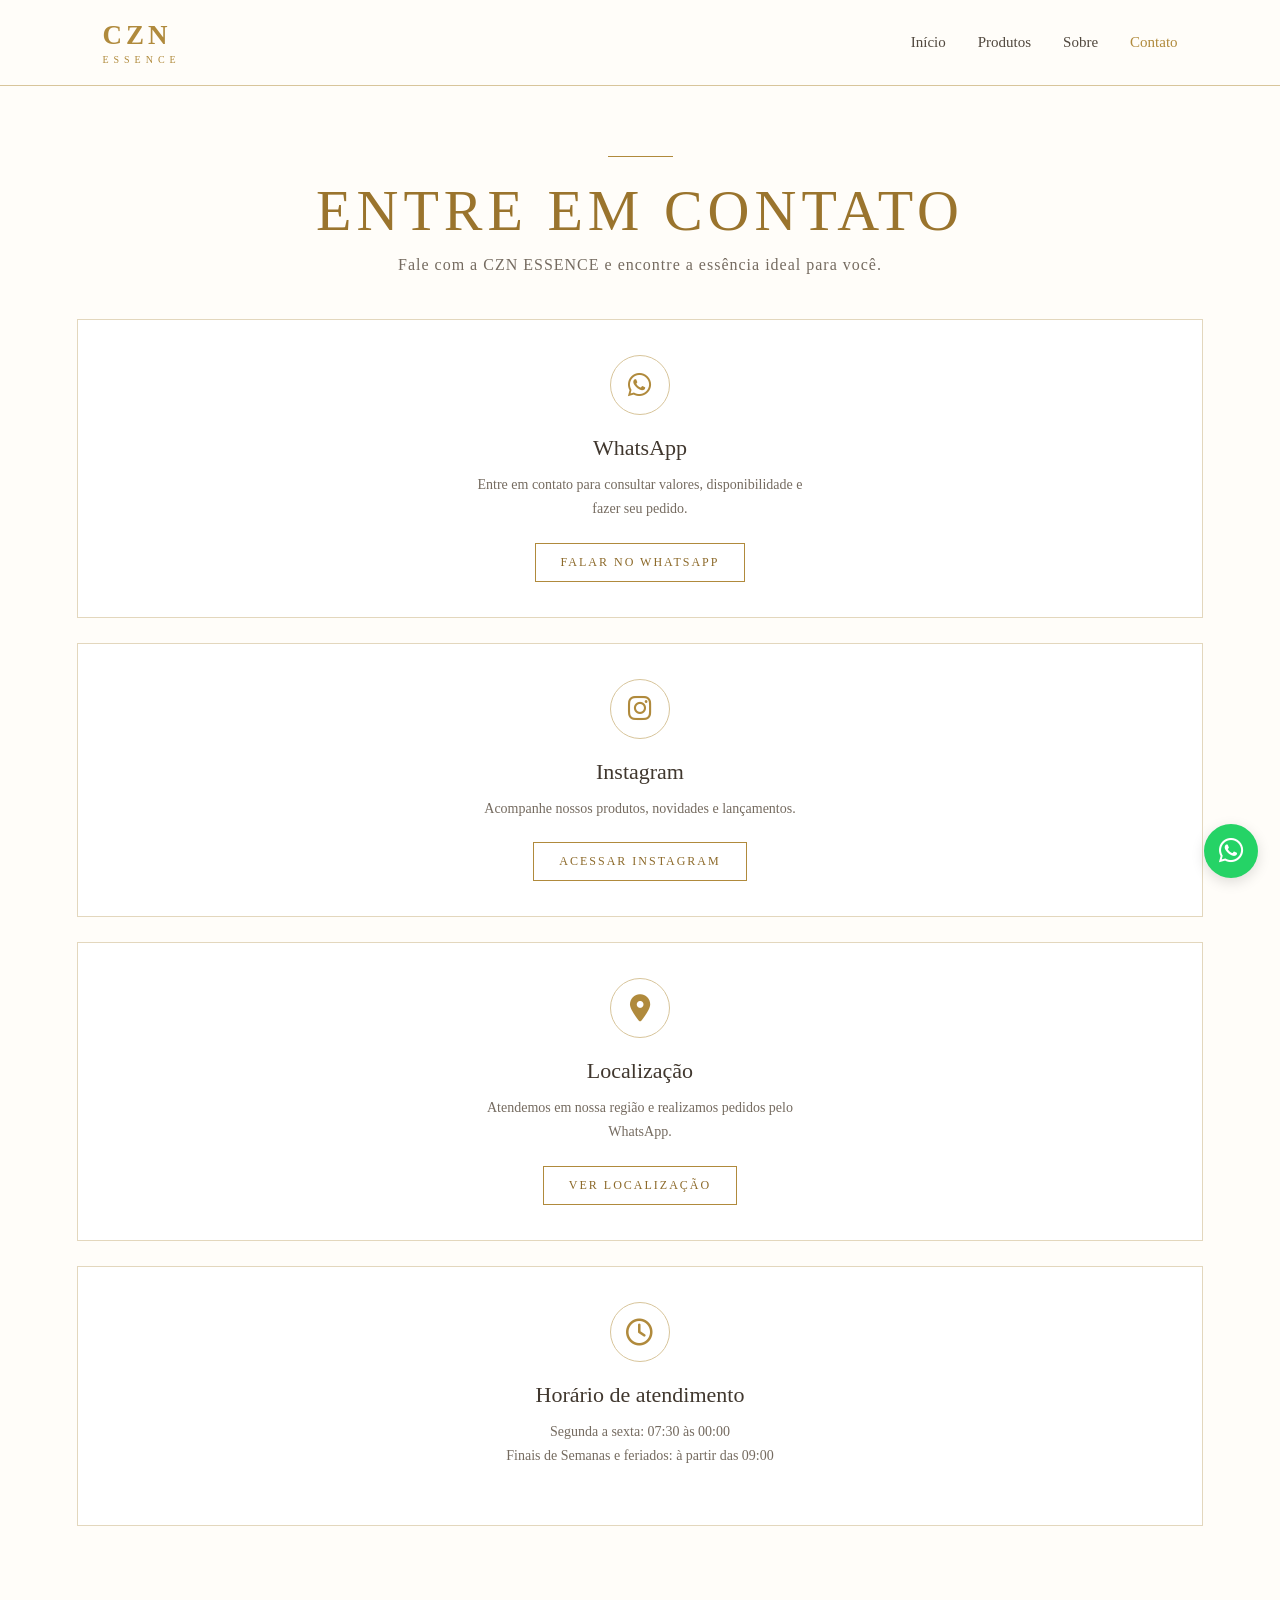
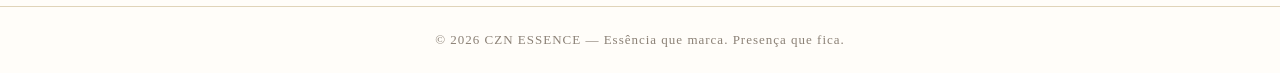
<file: contato.html>
<!DOCTYPE html>
<html lang="pt-BR">

<head>
    <meta charset="UTF-8">
    <meta name="viewport" content="width=device-width, initial-scale=1.0">

    <title>Contato | CZN ESSENCE</title>

    <link rel="stylesheet" href="CSS.css">

    <link rel="stylesheet"
        href="https://cdnjs.cloudflare.com/ajax/libs/font-awesome/6.5.2/css/all.min.css">
</head>

<body>

<header>

    <a href="index.html" class="marca">
        CZN
        <span>ESSENCE</span>
    </a>

    <nav>
        <a href="index.html">Início</a>
        <a href="produtos.html">Produtos</a>
        <a href="sobre.html">Sobre</a>
        <a href="contato.html" class="ativo">Contato</a>
    </nav>

</header>

<section class="titulo contato-titulo">

    <div class="linha"></div>

    <h1>ENTRE EM CONTATO</h1>

    <p>
        Fale com a CZN ESSENCE e encontre a essência ideal para você.
    </p>

</section>

<main class="contatos">

    <!-- WHATSAPP -->
    <div class="contato-card">

        <div class="icone-contato">
            <i class="fa-brands fa-whatsapp"></i>
        </div>

        <h2>WhatsApp</h2>

        <p>
            Entre em contato para consultar valores,
            disponibilidade e fazer seu pedido.
        </p>

        <a
            href="https://wa.me/5519999710375?text=Ol%C3%A1%21%20Gostaria%20de%20saber%20mais%20sobre%20os%20produtos%20da%20CZN%20Perfumes."
            target="_blank"
            class="botao">
            FALAR NO WHATSAPP
        </a>

    </div>


    <!-- INSTAGRAM -->
    <div class="contato-card">

        <div class="icone-contato">
            <i class="fa-brands fa-instagram"></i>
        </div>

        <h2>Instagram</h2>

        <p>
            Acompanhe nossos produtos, novidades
            e lançamentos.
        </p>

        <a
            href="https://www.instagram.com/czn.essence?stkn=MTU3bWJ6NnlkcW1iaw=="
            target="_blank"
            class="botao">
            ACESSAR INSTAGRAM
        </a>

    </div>


    <!-- LOCALIZAÇÃO -->
    <div class="contato-card">

        <div class="icone-contato">
            <i class="fa-solid fa-location-dot"></i>
        </div>

        <h2>Localização</h2>

        <p>
            Atendemos em nossa região e realizamos
            pedidos pelo WhatsApp.
        </p>

        <a
            href="https://maps.app.goo.gl/M2QB3ei1v1p5gJZK8"
            target="_blank"
            class="botao">
            VER LOCALIZAÇÃO
        </a>

    </div>


    <!-- HORÁRIO -->
    <div class="contato-card">

        <div class="icone-contato">
            <i class="fa-regular fa-clock"></i>
        </div>

        <h2>Horário de atendimento</h2>

        <p>
            Segunda a sexta: 07:30 às 00:00<br>
            Finais de Semanas e feriados: à partir das 09:00<br>
        </p>

    </div>

</main>


<footer>
    © 2026 CZN ESSENCE — Essência que marca. Presença que fica.
</footer>


<!-- BOTÃO FIXO DO WHATSAPP -->

<a
    href="https://wa.me/5519999710375?text=Ol%C3%A1%21%20Gostaria%20de%20saber%20mais%20sobre%20os%20produtos%20da%20CZN%20Perfumes."
    class="whatsapp"
    target="_blank"
    aria-label="Falar com a CZN ESSENCE pelo WhatsApp">

    <i class="fa-brands fa-whatsapp"></i>

</a>

</body>
</html>
</file>
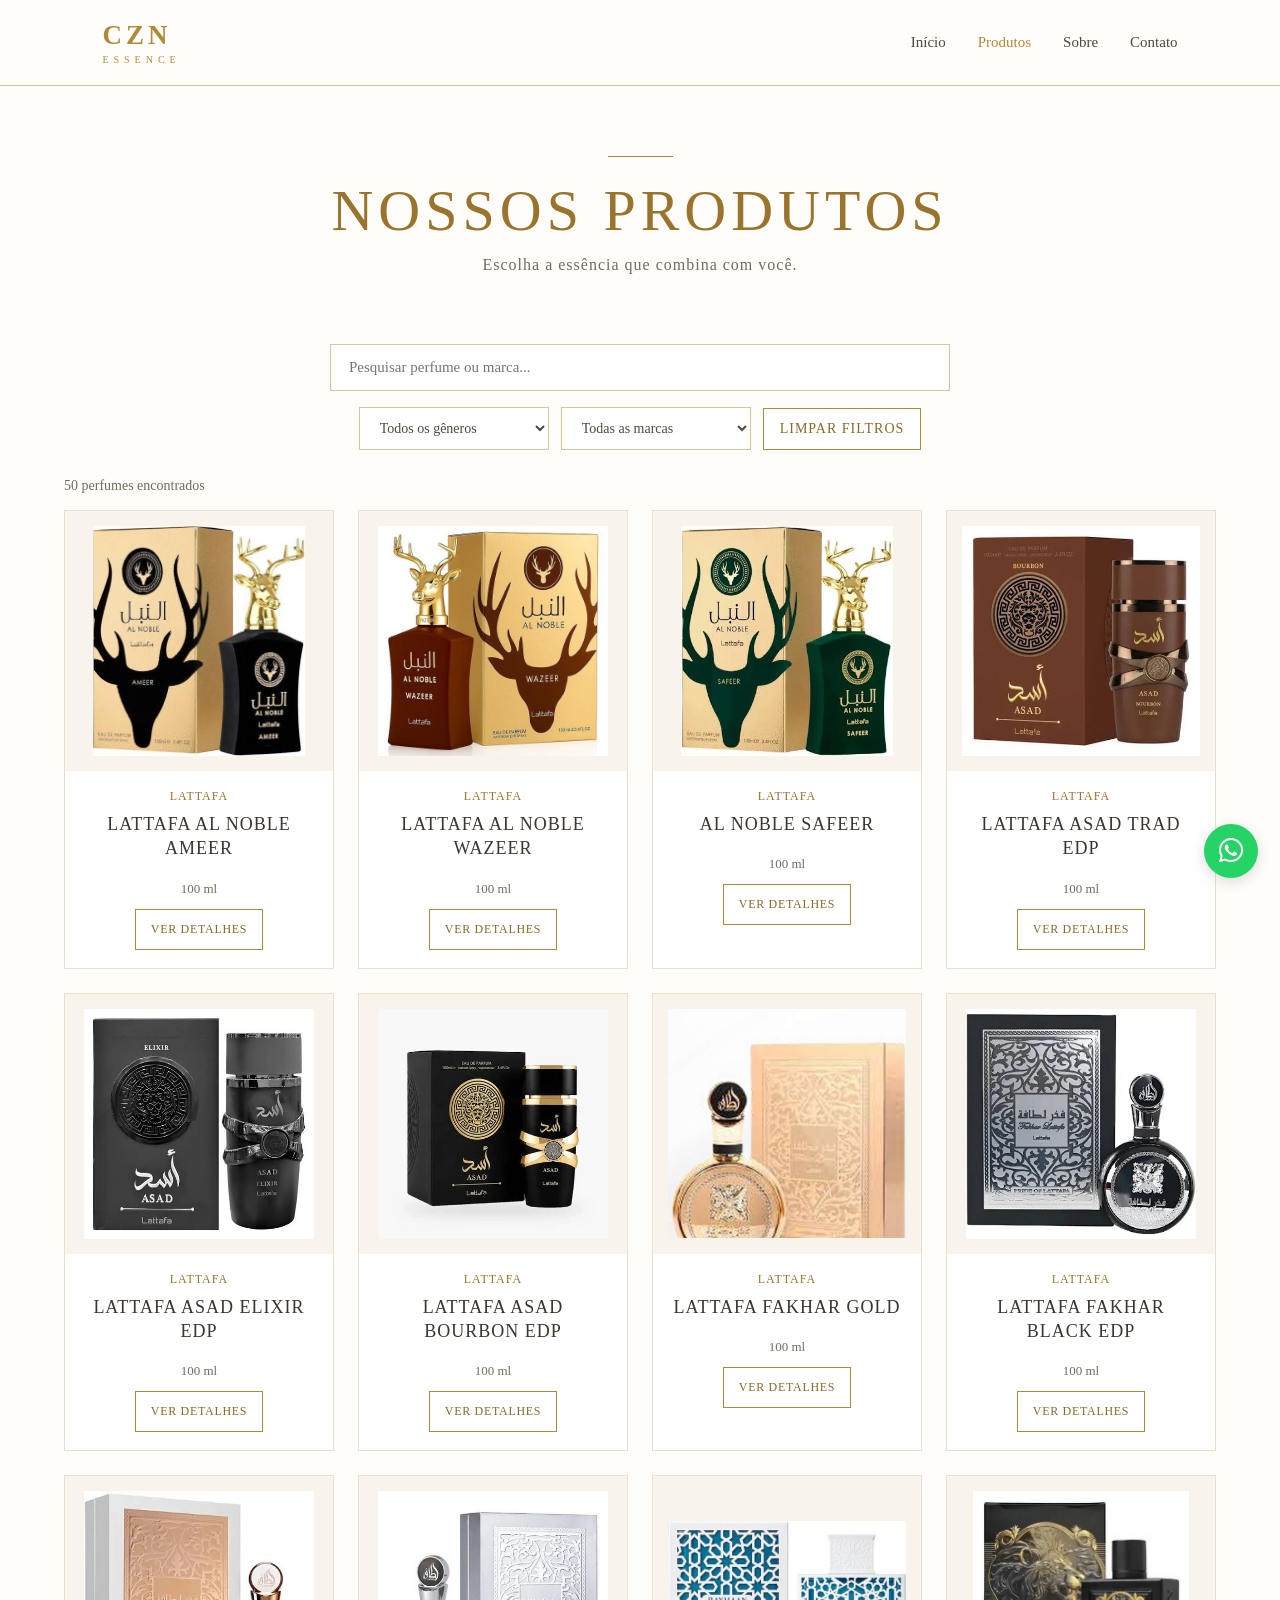
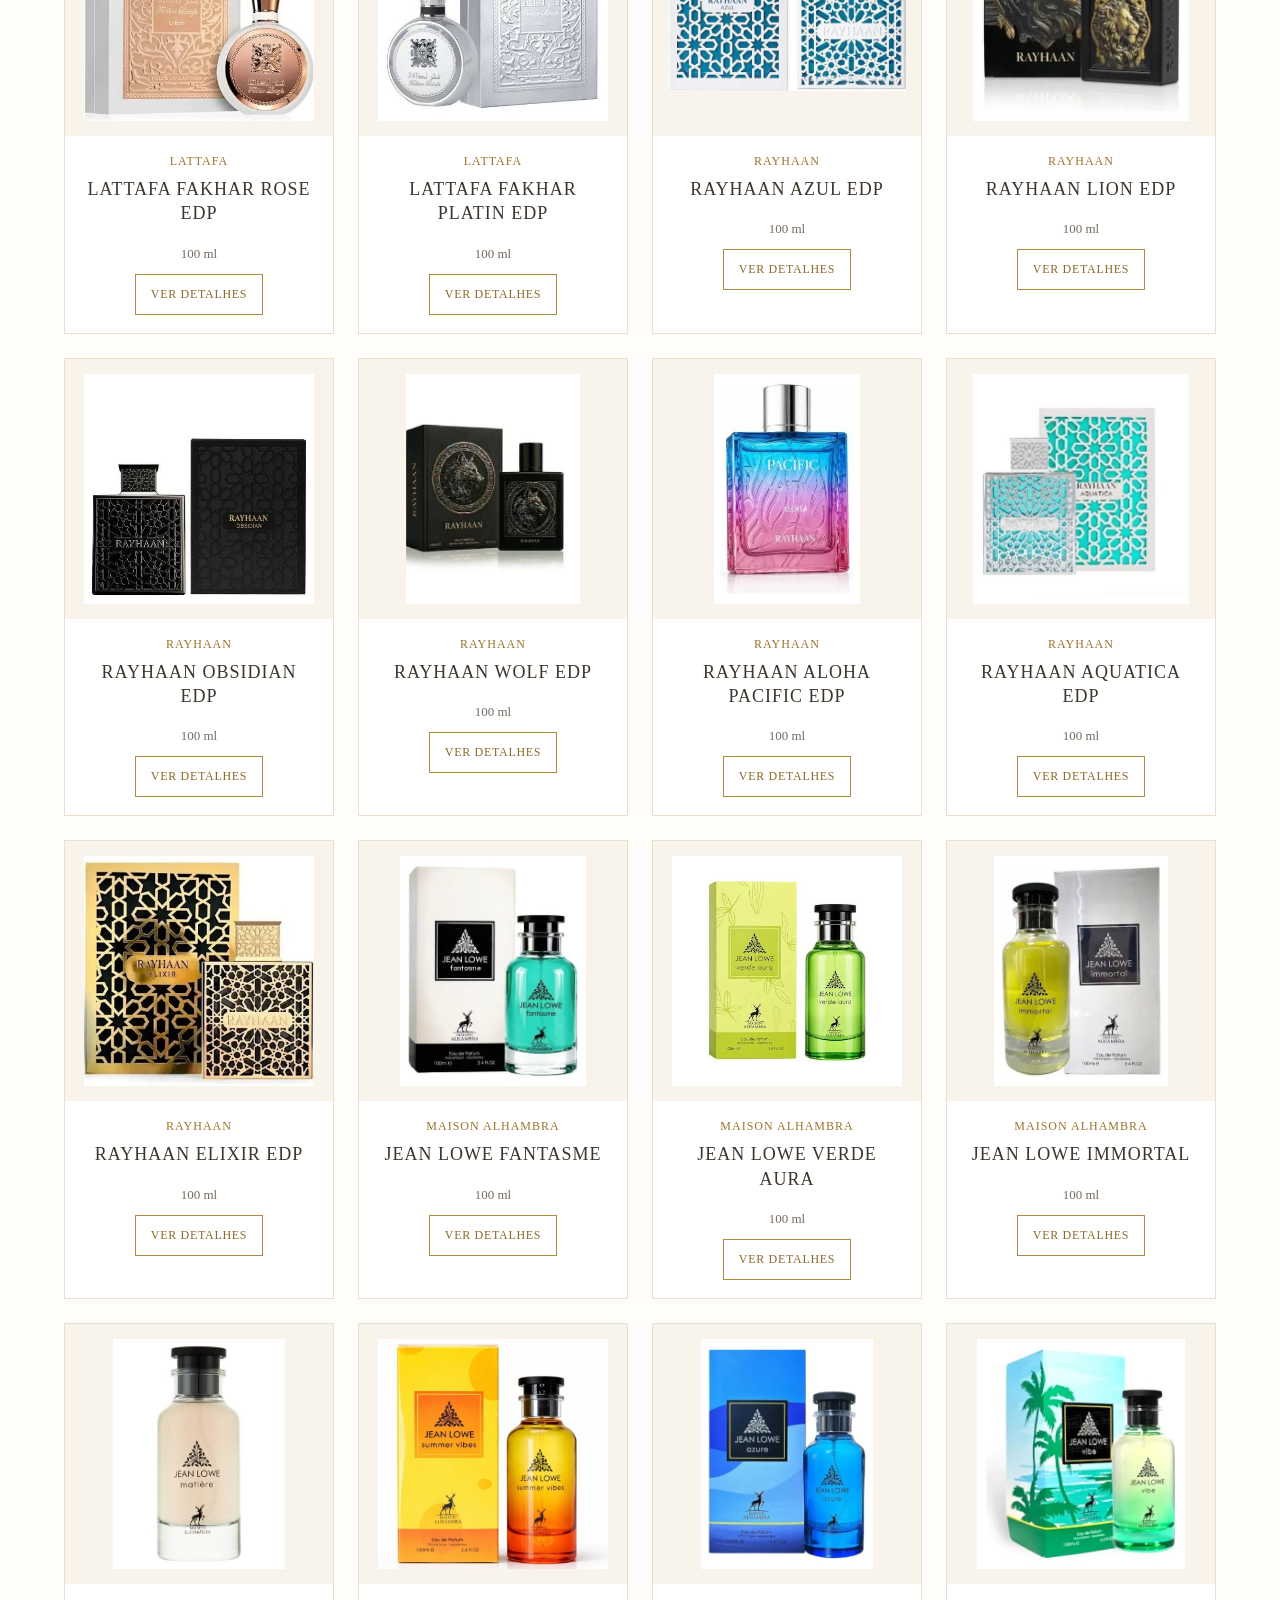
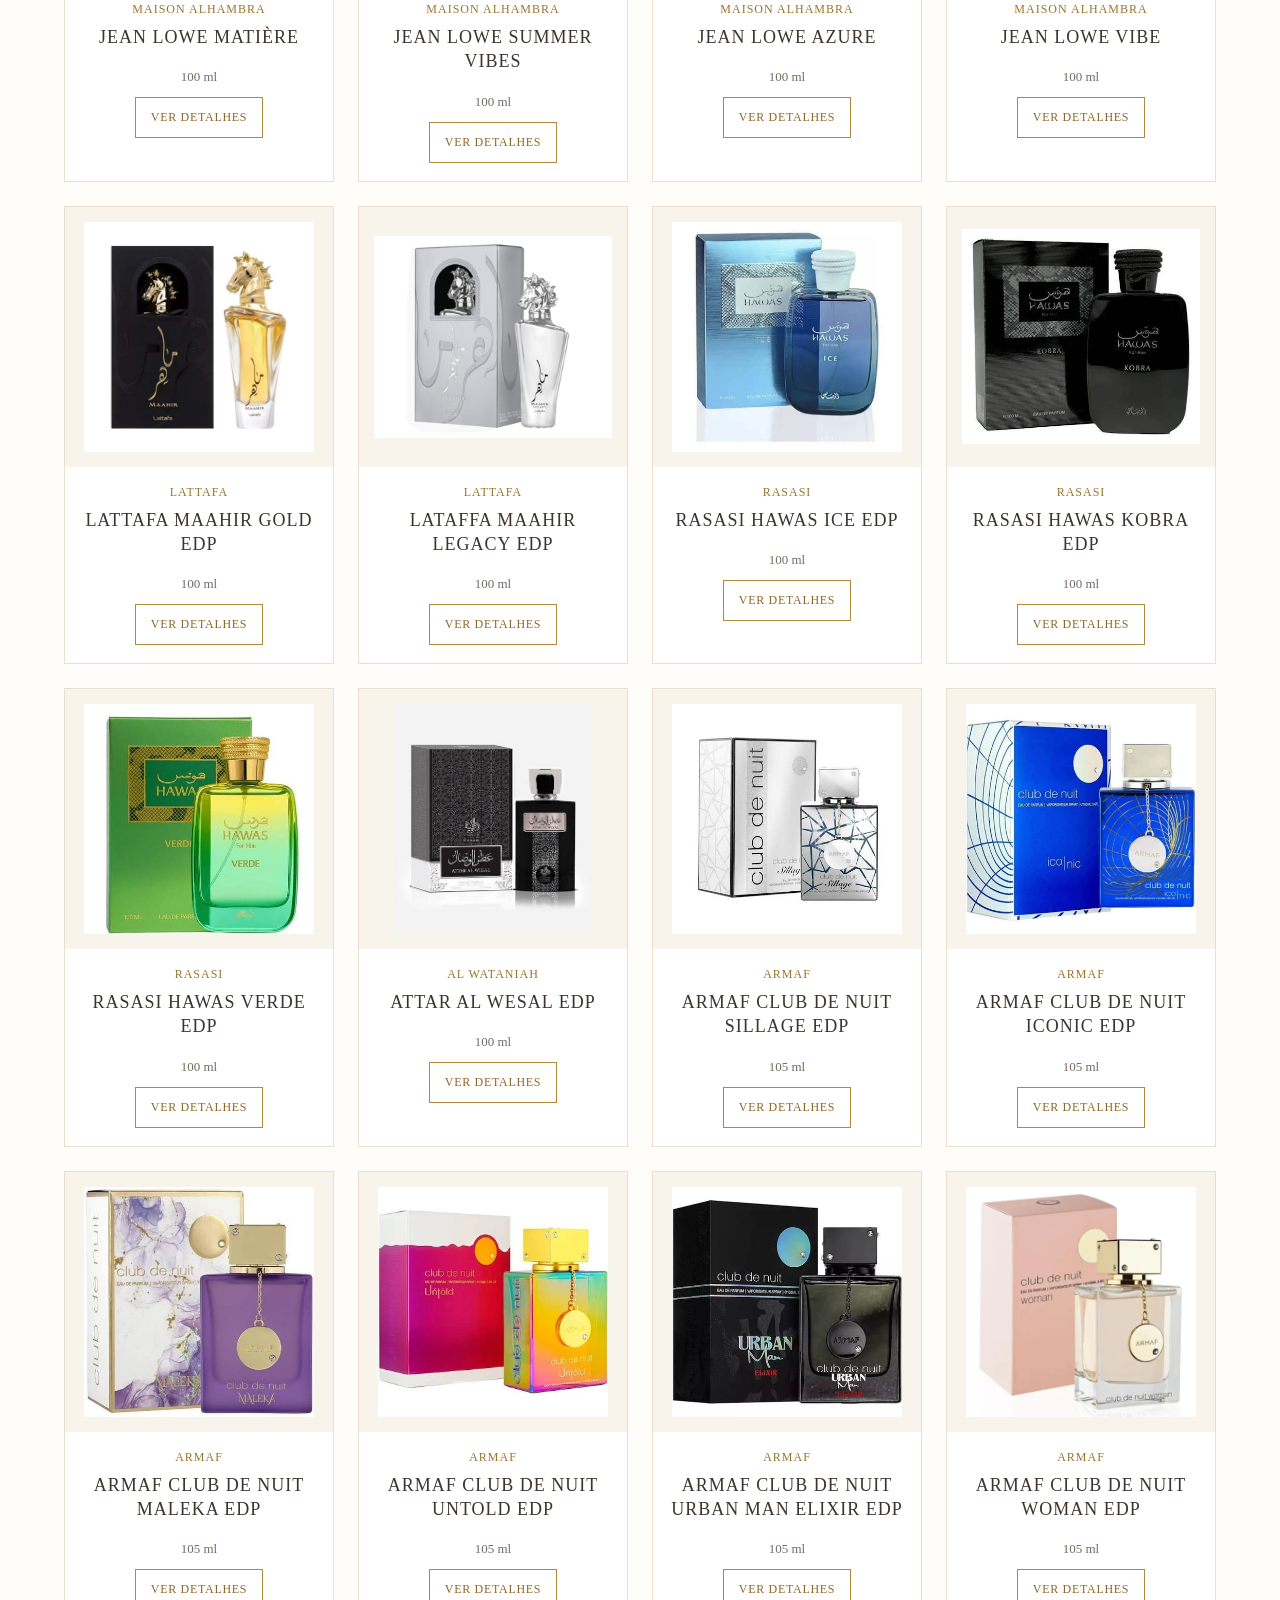
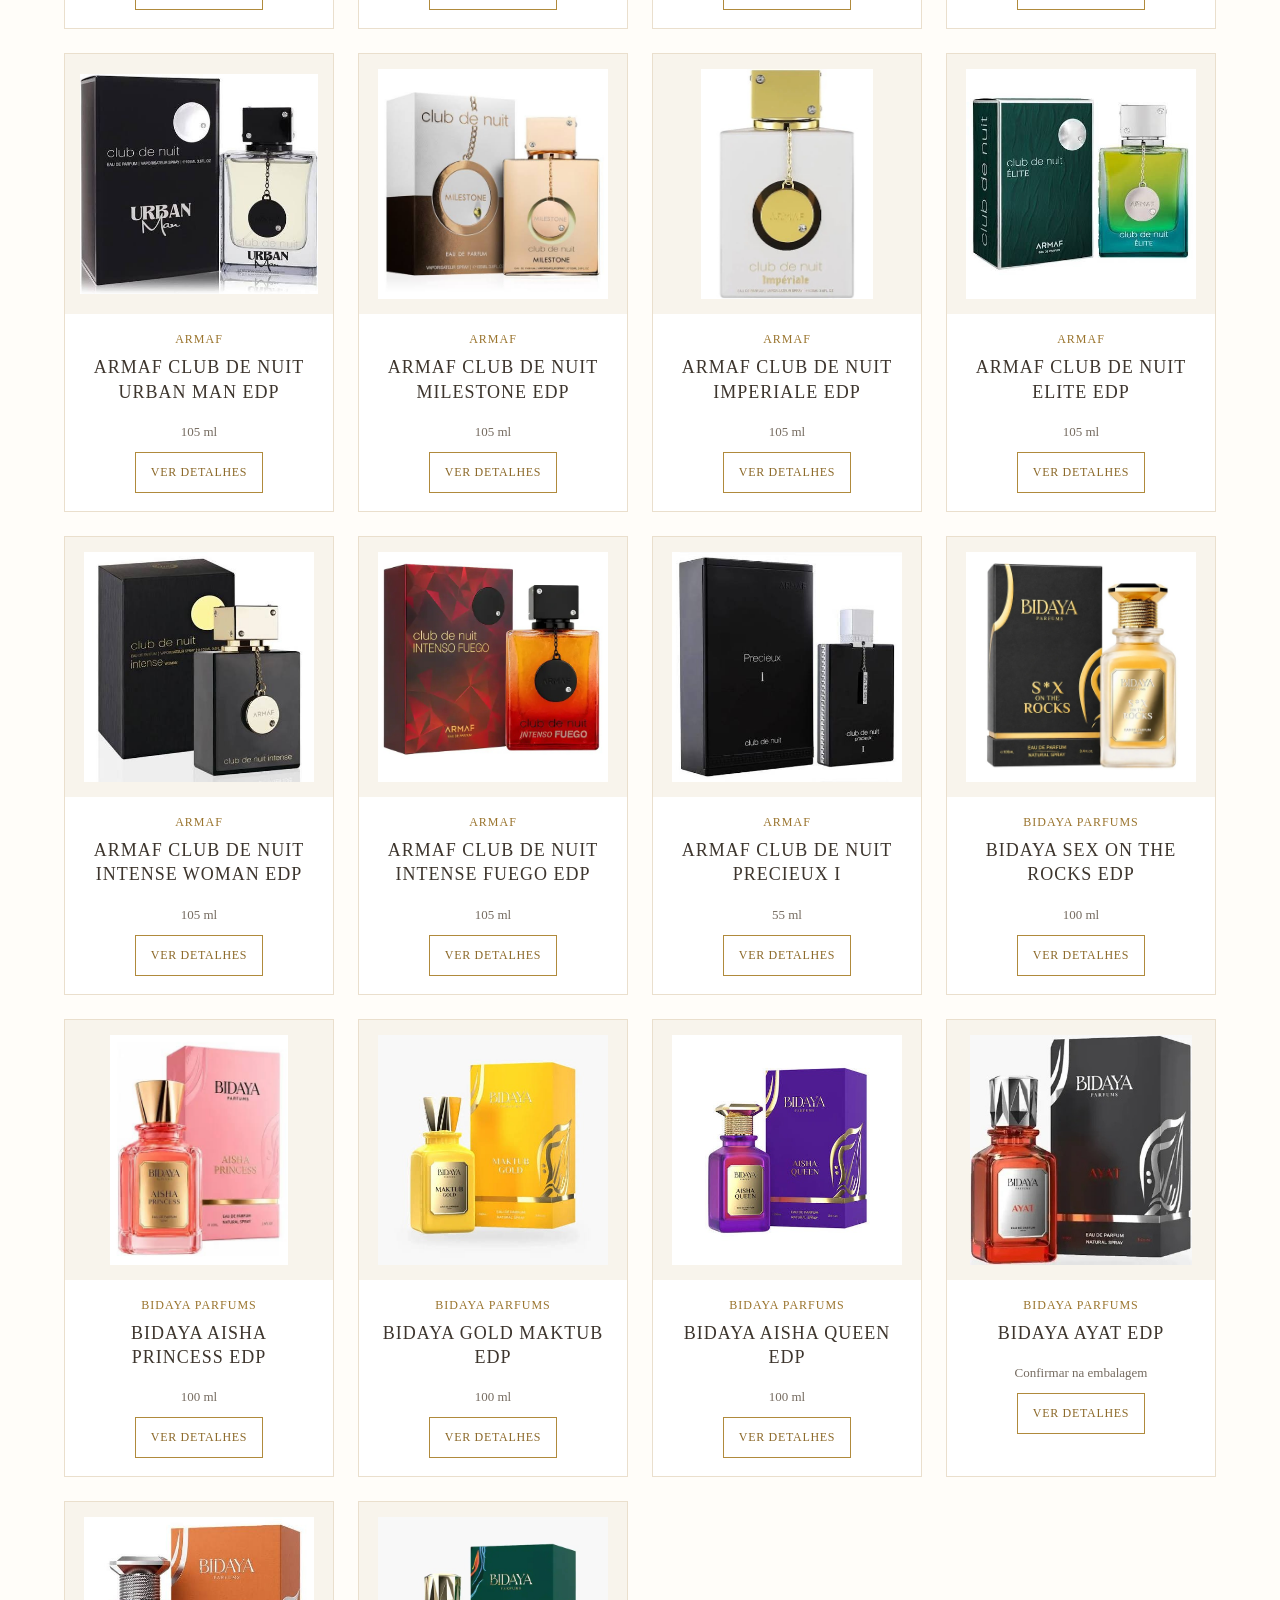
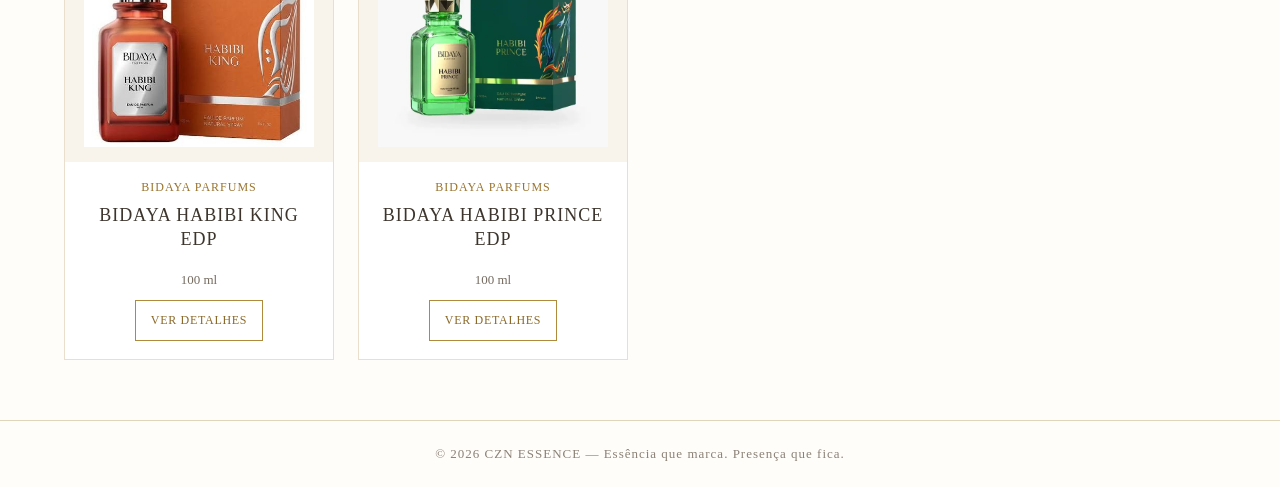
<file: produtos.html>
<!DOCTYPE html>
<html lang="pt-BR">

<head>
    <meta charset="UTF-8">
    <meta name="viewport" content="width=device-width, initial-scale=1.0">

    <title>Produtos | CZN ESSENCE</title>

    <link rel="stylesheet" href="CSS.css">

    <link rel="stylesheet"
        href="https://cdnjs.cloudflare.com/ajax/libs/font-awesome/6.5.2/css/all.min.css">
</head>

<body>

    <!-- CABEÇALHO PADRÃO -->
    <header>
        <div class="marca">
            CZN
            <span>ESSENCE</span>
        </div>

        <nav>
            <a href="index.html">Início</a>
            <a href="produtos.html" class="ativo">Produtos</a>
            <a href="sobre.html">Sobre</a>
            <a href="contato.html">Contato</a>
        </nav>
    </header>

    <main>

        <!-- TÍTULO DA PÁGINA -->
        <section class="titulo">
            <div class="linha"></div>

            <h1>NOSSOS PRODUTOS</h1>

            <p class="subtitulo">
                Escolha a essência que combina com você.
            </p>
        </section>

        <!-- PESQUISA E FILTROS -->
        <section class="filtros">

            <input
                type="search"
                id="pesquisa"
                placeholder="Pesquisar perfume ou marca..."
                aria-label="Pesquisar perfume ou marca">

            <div class="opcoes">

                <select id="genero" aria-label="Filtrar por gênero">
                    <option value="todos">Todos os gêneros</option>
                    <option value="masculino">Masculino</option>
                    <option value="feminino">Feminino</option>
                    <option value="unissex">Unissex</option>
                </select>

                <select id="marca" aria-label="Filtrar por marca">
                    <option value="todas">Todas as marcas</option>
                </select>

                <button id="limparFiltros" type="button">
                    LIMPAR FILTROS
                </button>

            </div>

        </section>

        <!-- CONTADOR DE PRODUTOS -->
        <p id="contadorProdutos" class="contador-produtos"></p>

        <!-- OS PERFUMES SERÃO CARREGADOS PELO JAVASCRIPT -->
        <section
            id="listaProdutos"
            class="produtos"
            aria-label="Lista de perfumes">
        </section>

        <p id="nenhumProduto" style="display: none;">
            Nenhum produto encontrado.
        </p>

    </main>

    <!-- RODAPÉ PADRÃO -->
    <footer>
        © 2026 CZN ESSENCE — Essência que marca. Presença que fica.
    </footer>

    <!-- WHATSAPP -->
    <a
        href="https://wa.me/551999710375"
        class="whatsapp"
        target="_blank"
        rel="noopener"
        aria-label="Falar com a CZN ESSENCE pelo WhatsApp">

        <i class="fa-brands fa-whatsapp"></i>

    </a>

    <!-- SCRIPTS -->
    <script src="catalogo.js"></script>
    <script src="script.js"></script>

</body>
</html>
</file>
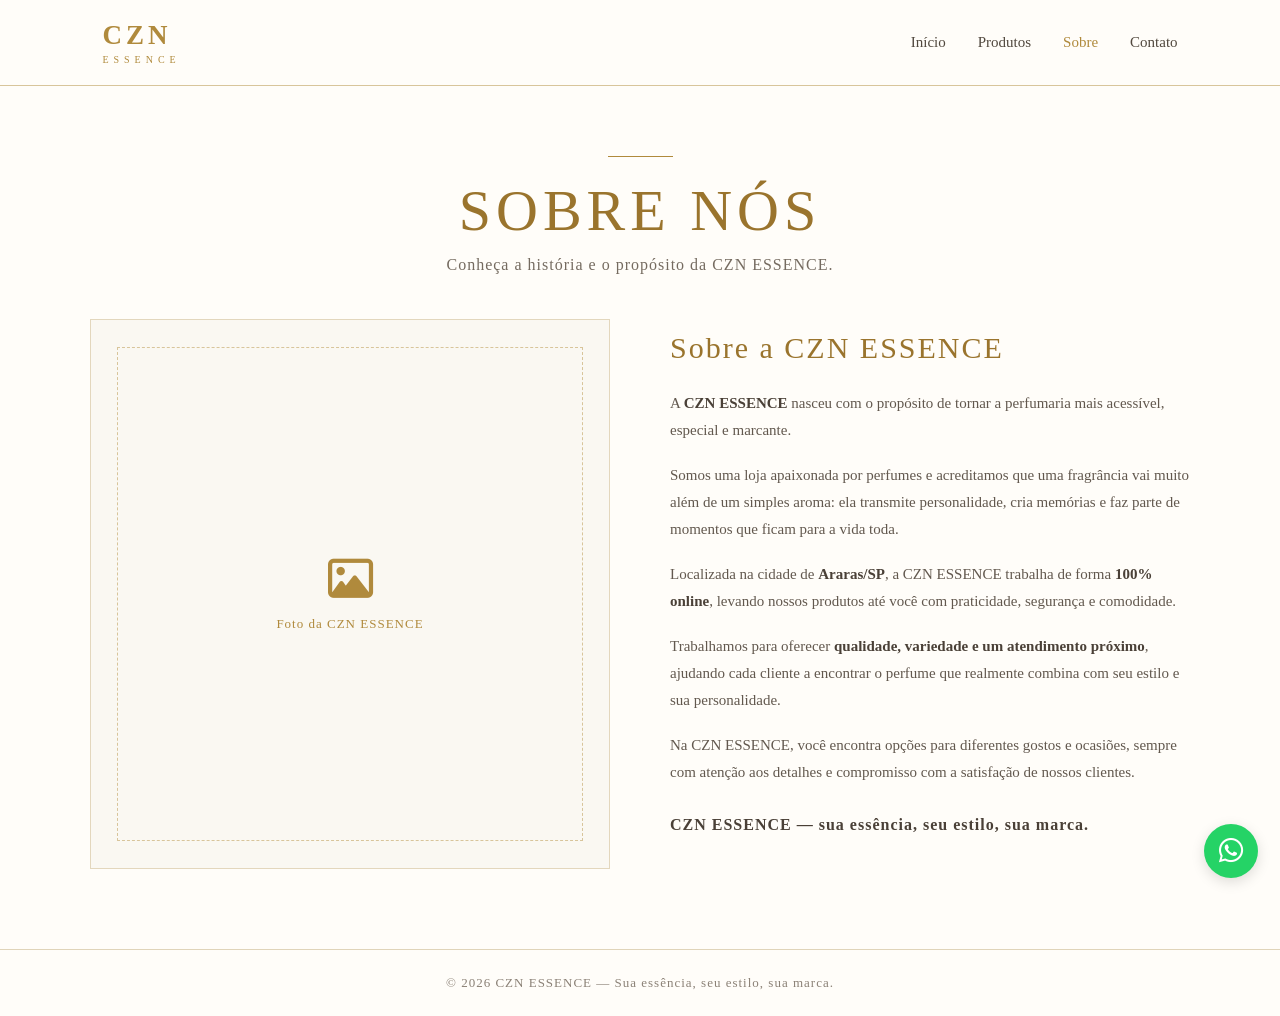
<file: sobre.html>
<!DOCTYPE html>
<html lang="pt-BR">

<head>
    <meta charset="UTF-8">
    <meta name="viewport" content="width=device-width, initial-scale=1.0">

    <title>Sobre Nós | CZN ESSENCE</title>

    <link rel="stylesheet" href="CSS.css">

    <link rel="stylesheet"
        href="https://cdnjs.cloudflare.com/ajax/libs/font-awesome/6.5.2/css/all.min.css">
</head>

<body>

    <!-- CABEÇALHO -->
    <header>

        <a href="index.html" class="marca">
            CZN
            <span>ESSENCE</span>
        </a>

        <nav>
            <a href="index.html">Início</a>
            <a href="produtos.html">Produtos</a>
            <a href="sobre.html" class="ativo">Sobre</a>
            <a href="contato.html">Contato</a>
        </nav>

    </header>


    <!-- TÍTULO -->
    <section class="titulo sobre-titulo">

        <div class="linha"></div>

        <h1>SOBRE NÓS</h1>

        <p>Conheça a história e o propósito da CZN ESSENCE.</p>

    </section>


    <!-- SOBRE A EMPRESA -->
    <main class="sobre">

        <!-- ESPAÇO PARA A FOTO -->
        <div class="sobre-foto">

            <div class="foto-placeholder">
                <i class="fa-regular fa-image"></i>
                <span>Foto da CZN ESSENCE</span>
            </div>

        </div>


        <!-- TEXTO -->
        <div class="sobre-texto">

            <h2>Sobre a CZN ESSENCE</h2>

            <p>
                A <strong>CZN ESSENCE</strong> nasceu com o propósito de tornar
                a perfumaria mais acessível, especial e marcante.
            </p>

            <p>
                Somos uma loja apaixonada por perfumes e acreditamos que uma
                fragrância vai muito além de um simples aroma: ela transmite
                personalidade, cria memórias e faz parte de momentos que ficam
                para a vida toda.
            </p>

            <p>
                Localizada na cidade de <strong>Araras/SP</strong>, a
                CZN ESSENCE trabalha de forma <strong>100% online</strong>,
                levando nossos produtos até você com praticidade, segurança
                e comodidade.
            </p>

            <p>
                Trabalhamos para oferecer <strong>qualidade, variedade e um
                atendimento próximo</strong>, ajudando cada cliente a encontrar
                o perfume que realmente combina com seu estilo e sua
                personalidade.
            </p>

            <p>
                Na CZN ESSENCE, você encontra opções para diferentes gostos
                e ocasiões, sempre com atenção aos detalhes e compromisso
                com a satisfação de nossos clientes.
            </p>

            <p class="frase-final">
                <strong>
                    CZN ESSENCE — sua essência, seu estilo, sua marca.
                </strong>
            </p>

        </div>

    </main>


    <!-- RODAPÉ -->
    <footer>

        © 2026 CZN ESSENCE — Sua essência, seu estilo, sua marca.

    </footer>


    <!-- WHATSAPP -->
    <a
        href="https://wa.me/5519999710375?text=Ol%C3%A1%21%20Gostaria%20de%20saber%20mais%20sobre%20os%20produtos%20da%20CZN%20ESSENCE."
        class="whatsapp"
        target="_blank"
        aria-label="Falar com a CZN ESSENCE pelo WhatsApp">

        <i class="fa-brands fa-whatsapp"></i>

    </a>

</body>

</html>
</file>
<file: CSS.css>
* {
    margin: 0;
    padding: 0;
    box-sizing: border-box;
}

body {
    font-family: Georgia, "Times New Roman", serif;
    background: #fffdf9;
    color: #3d352d;
}

/* ============================= */
/* CABEÇALHO */
/* ============================= */

header {
    width: 100%;
    padding: 20px 8%;
    display: flex;
    align-items: center;
    justify-content: space-between;
    background: #fffdf9;
    border-bottom: 1px solid #d8c59b;
    position: sticky;
    top: 0;
    z-index: 10;
}

.marca {
    color: #b08a3c;
    font-size: 27px;
    letter-spacing: 4px;
    font-weight: bold;
    text-decoration: none;
}

.marca span {
    display: block;
    font-size: 10px;
    letter-spacing: 5px;
    text-align: center;
    margin-top: 3px;
    font-weight: normal;
}

nav {
    display: flex;
    gap: 32px;
}

nav a {
    text-decoration: none;
    color: #51483e;
    font-size: 15px;
    transition: .3s;
}

nav a:hover,
nav a.ativo {
    color: #b08a3c;
}

/* ============================= */
/* PÁGINA INICIAL */
/* ============================= */

.hero {
    min-height: calc(100vh - 90px);
    display: flex;
    align-items: center;
    justify-content: center;
    padding: 70px 8%;
    background:
        linear-gradient(
            rgba(255,253,249,0.88),
            rgba(255,253,249,0.95)
        ),
        url("logo.jpg") center/cover no-repeat;
}

.conteudo {
    max-width: 850px;
    text-align: center;
}

.logo {
    width: min(420px, 85vw);
    display: block;
    margin: 0 auto 35px;
    mix-blend-mode: multiply;
}

.linha {
    width: 65px;
    height: 1px;
    background: #b08a3c;
    margin: 0 auto 20px;
}

.hero h1 {
    font-size: clamp(38px, 6vw, 70px);
    font-weight: normal;
    letter-spacing: 5px;
    color: #9a742d;
    margin-bottom: 18px;
}

.subtitulo {
    font-size: 18px;
    letter-spacing: 2px;
    color: #665c52;
    margin-bottom: 35px;
}

/* ============================= */
/* BOTÃO */
/* ============================= */

.botao {
    display: inline-block;
    padding: 11px 25px;
    border: 1px solid #b08a3c;
    color: #8c6929;
    text-decoration: none;
    font-size: 12px;
    letter-spacing: 2px;
    transition: .3s;
    background: transparent;
}

.botao:hover {
    background: #b08a3c;
    color: #fff;
}

/* ============================= */
/* TÍTULO DOS PRODUTOS */
/* ============================= */

.titulo {
    text-align: center;
    padding: 70px 20px 35px;
}

.titulo h1 {
    font-size: clamp(38px, 5vw, 58px);
    font-weight: normal;
    letter-spacing: 5px;
    color: #9a742d;
    margin-bottom: 12px;
}

.titulo p {
    color: #756b60;
    font-size: 16px;
    letter-spacing: 1px;
}

/* ============================= */
/* PRODUTOS */
/* ============================= */

.produtos {
    width: min(1180px, 90%);
    margin: 20px auto 80px;
    display: grid;
    grid-template-columns: repeat(3, 1fr);
    gap: 28px;
}

.card {
    background: #fff;
    border: 1px solid #e3d7bd;
    min-height: 440px;
    display: flex;
    flex-direction: column;
    text-align: center;
    transition: .3s;
    overflow: hidden;
}

.card:hover {
    transform: translateY(-6px);
    box-shadow: 0 12px 30px rgba(120, 95, 50, .12);
    border-color: #c9aa68;
}

.foto {
    height: 260px;
    display: flex;
    align-items: center;
    justify-content: center;
    background: #faf8f2;
    padding: 15px;
    overflow: hidden;
}

.foto img {
    width: 100%;
    height: 100%;
    object-fit: contain;
    transition: .3s;
}

.card:hover .foto img {
    transform: scale(1.04);
}

.sem-foto {
    width: 100%;
    height: 100%;
    display: flex;
    align-items: center;
    justify-content: center;
    color: #b08a3c;
    font-size: 22px;
    letter-spacing: 3px;
    border: 1px solid #e8ddc7;
}

.info {
    padding: 22px 18px 24px;
    flex: 1;
    display: flex;
    flex-direction: column;
    align-items: center;
}

.categoria {
    color: #b08a3c;
    font-size: 11px;
    letter-spacing: 2px;
    text-transform: uppercase;
    margin-bottom: 8px;
}

.info h2 {
    font-size: 21px;
    font-weight: normal;
    letter-spacing: 1px;
    color: #40372e;
    margin-bottom: 20px;
}

/* ============================= */
/* RODAPÉ */
/* ============================= */

footer {
    text-align: center;
    padding: 25px;
    border-top: 1px solid #e0d4b9;
    color: #8b8176;
    font-size: 13px;
    letter-spacing: 1px;
}

/* ============================= */
/* TABLET */
/* ============================= */

@media (max-width: 850px) {

    header {
        padding: 18px 5%;
    }

    .produtos {
        grid-template-columns: repeat(2, 1fr);
        width: 90%;
    }
}

/* ============================= */
/* CELULAR */
/* ============================= */

@media (max-width: 560px) {

    header {
        flex-direction: column;
        gap: 15px;
        padding: 18px 5%;
    }

    nav {
        gap: 15px;
        flex-wrap: wrap;
        justify-content: center;
    }

    nav a {
        font-size: 14px;
    }

    .hero {
        padding: 50px 5%;
    }

    .logo {
        width: min(330px, 90vw);
    }

    .hero h1 {
        font-size: 35px;
        letter-spacing: 3px;
    }

    .subtitulo {
        font-size: 14px;
    }

    .titulo {
        padding: 45px 15px 25px;
    }

    .titulo h1 {
        font-size: 35px;
        letter-spacing: 3px;
    }

    .titulo p {
        font-size: 14px;
    }

    .produtos {
        grid-template-columns: 1fr;
        width: 88%;
        gap: 22px;
    }

    .card {
        min-height: 420px;
    }

    .foto {
        height: 250px;
    }

    .info h2 {
        font-size: 20px;
    }
}
/* ============================= */
/* PESQUISA E FILTROS */
/* ============================= */

.filtros {
    width: min(1180px, 90%);
    margin: 0 auto 40px;
    display: flex;
    flex-direction: column;
    align-items: center;
    gap: 18px;
}

#pesquisa {
    width: 100%;
    max-width: 600px;
    padding: 14px 18px;
    border: 1px solid #d8c59b;
    background: #fff;
    color: #3d352d;
    font-family: Georgia, "Times New Roman", serif;
    font-size: 15px;
    outline: none;
}

#pesquisa:focus {
    border-color: #b08a3c;
}

.opcoes {
    display: flex;
    gap: 15px;
}

.opcoes select {
    padding: 12px 18px;
    min-width: 190px;
    border: 1px solid #d8c59b;
    background: #fff;
    color: #51483e;
    font-family: Georgia, "Times New Roman", serif;
    font-size: 14px;
    outline: none;
    cursor: pointer;
}

.opcoes select:focus {
    border-color: #b08a3c;
}


/* ============================= */
/* PRODUTO ESCONDIDO */
/* ============================= */

.card.escondido {
    display: none;
}


/* ============================= */
/* CELULAR */
/* ============================= */

@media (max-width: 560px) {

    .filtros {
        width: 88%;
        margin-bottom: 30px;
    }

    #pesquisa {
        width: 100%;
    }

    .opcoes {
        width: 100%;
        flex-direction: column;
    }

    .opcoes select {
        width: 100%;
    }

}
#nenhumProduto {
    display: none;
    text-align: center;
    margin: 30px auto 60px;
    color: #756b60;
    font-size: 16px;
    letter-spacing: 1px;
}

#limparFiltros {
    padding: 12px 18px;
    border: 1px solid #b08a3c;
    background: transparent;
    color: #8c6929;
    font-family: Georgia, "Times New Roman", serif;
    font-size: 12px;
    letter-spacing: 1px;
    cursor: pointer;
    transition: .3s;
}

#limparFiltros:hover {
    background: #b08a3c;
    color: #fff;
}

@media (max-width: 560px) {

    #limparFiltros {
        width: 100%;
    }

}
.whatsapp {
    position: fixed;
    right: 25px;
    bottom: 25px;

    width: 58px;
    height: 58px;

    display: flex;
    align-items: center;
    justify-content: center;

    background: #25D366;
    color: white;

    border-radius: 50%;
    text-decoration: none;

    font-size: 30px;

    box-shadow: 0 5px 15px rgba(0, 0, 0, 0.2);

    z-index: 1000;

    transition: .3s;
}

.whatsapp:hover {
    transform: scale(1.1);
    box-shadow: 0 8px 20px rgba(0, 0, 0, 0.25);
}
@media (max-width: 560px) {

    .whatsapp {
        width: 52px;
        height: 52px;
        right: 18px;
        bottom: 18px;
        font-size: 27px;
    }

}
/* CONTATO */

.contato-titulo {
    padding-bottom: 45px;
}

.contatos {
    width: min(1100px, 90%);
    margin: 0 auto 80px;

    display: grid;
    grid-template-columns: repeat(2, 1fr);
    gap: 25px;
}

.contato-card {
    background: #fff;
    border: 1px solid #e3d7bd;

    min-height: 280px;
    padding: 35px 25px;

    display: flex;
    flex-direction: column;
    align-items: center;
    justify-content: center;

    text-align: center;

    transition: .3s;
}

.contato-card:hover {
    transform: translateY(-5px);

    border-color: #c9aa68;

    box-shadow: 0 12px 30px rgba(120, 95, 50, .12);
}

.icone-contato {
    width: 60px;
    height: 60px;

    display: flex;
    align-items: center;
    justify-content: center;

    border: 1px solid #d8c59b;
    border-radius: 50%;

    color: #b08a3c;
    font-size: 27px;

    margin-bottom: 20px;
}

.contato-card h2 {
    font-size: 22px;
    font-weight: normal;

    color: #40372e;

    margin-bottom: 12px;
}

.contato-card p {
    max-width: 350px;

    color: #756b60;

    font-size: 14px;
    line-height: 1.7;

    margin-bottom: 22px;
}
.contatos {
    grid-template-columns: 1fr;
    width: 88%;
}

.contato-card {
    min-height: 260px;
}
/* TRANSIÇÃO ENTRE PÁGINAS */

body {
    opacity: 0;
    animation: aparecer 0.5s ease forwards;
}

@keyframes aparecer {
    from {
        opacity: 0;
    }

    to {
        opacity: 1;
    }
}
body.saindo {
    opacity: 0;
    transition: opacity 0.35s ease;
}

/* ==============================
   PÁGINA DE DETALHES DO PRODUTO
============================== */

.detalhes-produto {
    width: min(1180px, 90%);
    margin: 50px auto 90px;
}

.voltar {
    display: inline-flex;
    align-items: center;
    gap: 8px;

    color: #8c6929;
    text-decoration: none;

    font-size: 13px;
    letter-spacing: 1px;

    margin-bottom: 35px;

    transition: .3s;
}

.voltar:hover {
    color: #b08a3c;
    transform: translateX(-4px);
}


/* ÁREA DO PRODUTO */

.produto-detalhes {
    display: grid;
    grid-template-columns: 1fr 1fr;

    gap: 70px;

    align-items: center;
}


/* IMAGEM */

.produto-imagem {
    height: 600px;

    background: #faf8f2;

    border: 1px solid #e3d7bd;

    display: flex;
    align-items: center;
    justify-content: center;

    padding: 30px;

    overflow: hidden;
}

.produto-imagem img {
    width: 100%;
    height: 100%;

    object-fit: contain;

    transition: .4s;
}

.produto-imagem:hover img {
    transform: scale(1.04);
}


/* INFORMAÇÕES */

.produto-informacoes {
    display: flex;
    flex-direction: column;
    align-items: flex-start;
}

.produto-informacoes .categoria {
    margin-bottom: 12px;
}

.produto-informacoes h1 {
    color: #40372e;

    font-size: clamp(36px, 4vw, 52px);

    font-weight: normal;

    letter-spacing: 2px;

    margin-bottom: 25px;
}

.descricao {
    color: #62584e;

    font-size: 15px;

    line-height: 1.8;

    margin-bottom: 30px;
}


/* INFORMAÇÕES INDIVIDUAIS */

.informacao {
    width: 100%;

    border-top: 1px solid #e3d7bd;

    padding: 18px 0;
}

.informacao h3 {
    color: #9a742d;

    font-size: 14px;

    font-weight: normal;

    letter-spacing: 1px;

    margin-bottom: 8px;
}

.informacao h3 i {
    margin-right: 8px;
}

.informacao p {
    color: #62584e;

    font-size: 14px;

    line-height: 1.6;
}


/* BOTÃO WHATSAPP */

.botao-produto {
    margin-top: 25px;

    padding: 14px 28px;

    display: inline-flex;

    align-items: center;

    gap: 10px;
}

.botao-produto i {
    font-size: 18px;
}


/* RESPONSIVIDADE */

@media (max-width: 850px) {

    .produto-detalhes {
        grid-template-columns: 1fr;

        gap: 40px;
    }

    .produto-imagem {
        height: 500px;
    }

    .produto-informacoes h1 {
        font-size: 38px;
    }

}


@media (max-width: 560px) {

    .detalhes-produto {
        width: 88%;
        margin-top: 30px;
    }

    .produto-imagem {
        height: 380px;

        padding: 20px;
    }

    .produto-informacoes h1 {
        font-size: 32px;
    }

    .descricao {
        font-size: 14px;
    }

    .botao-produto {
        width: 100%;

        justify-content: center;
    }

}
/* ==============================
   PÁGINA SOBRE NÓS
============================== */

.sobre-titulo {
    padding-bottom: 45px;
}

.sobre {
    width: min(1100px, 90%);
    margin: 0 auto 80px;

    display: grid;
    grid-template-columns: 1fr 1fr;

    gap: 60px;

    align-items: center;
}


/* FOTO */

.sobre-foto {
    width: 100%;
    height: 550px;

    background: #faf8f2;

    border: 1px solid #e3d7bd;

    display: flex;
    align-items: center;
    justify-content: center;

    overflow: hidden;
}

.foto-placeholder {
    width: 90%;
    height: 90%;

    border: 1px dashed #d8c59b;

    display: flex;
    flex-direction: column;

    align-items: center;
    justify-content: center;

    gap: 15px;

    color: #b08a3c;
}

.foto-placeholder i {
    font-size: 45px;
}

.foto-placeholder span {
    font-size: 13px;
    letter-spacing: 1px;
}


/* TEXTO */

.sobre-texto {
    color: #51483e;
}

.sobre-texto h2 {
    color: #9a742d;

    font-size: 30px;
    font-weight: normal;

    letter-spacing: 2px;

    margin-bottom: 25px;
}

.sobre-texto p {
    font-size: 15px;

    line-height: 1.8;

    margin-bottom: 18px;

    color: #62584e;
}

.sobre-texto strong {
    color: #4a4037;
}

.sobre-texto .frase-final {
    margin-top: 25px;

    color: #9a742d;

    font-size: 16px;

    letter-spacing: 1px;
}


/* RESPONSIVIDADE */

@media (max-width: 850px) {

    .sobre {
        grid-template-columns: 1fr;

        gap: 40px;

        width: 90%;
    }

    .sobre-foto {
        height: 450px;
    }

}


@media (max-width: 560px) {

    .sobre {
        width: 88%;

        gap: 30px;
    }

    .sobre-foto {
        height: 350px;
    }

    .foto-placeholder i {
        font-size: 35px;
    }

    .sobre-texto h2 {
        font-size: 26px;
    }

    .sobre-texto p {
        font-size: 14px;

        line-height: 1.7;
    }

}
.cabecalho {
  position: sticky; top: 0; z-index: 1000;
  display: flex; align-items: center; justify-content: space-between;
  gap: 24px; padding: 14px 5%; background: #fffdf9;
  border-bottom: 1px solid #e8dcc4;
}
.cabecalho .logo img { display: block; max-height: 58px; max-width: 180px; object-fit: contain; }
.cabecalho nav { display: flex; align-items: center; gap: 22px; flex-wrap: wrap; }
.cabecalho nav a { color: #51483e; text-decoration: none; font-family: Georgia, "Times New Roman", serif; }
.cabecalho nav a:hover, .cabecalho nav a.ativo { color: #9a742d; }
.titulo-pagina { text-align: center; padding: 48px 20px 24px; color: #51483e; }
.titulo-pagina h1 { margin: 8px 0; color: #3d352d; font-family: Georgia, "Times New Roman", serif; }
.filtros { width: min(1180px, 90%); margin: 0 auto 28px; display: flex; flex-direction: column; align-items: center; gap: 16px; }
#pesquisa { box-sizing: border-box; width: 100%; max-width: 620px; padding: 14px 18px; border: 1px solid #d8c59b; background: #fff; color: #3d352d; font-family: Georgia, "Times New Roman", serif; font-size: 15px; outline: none; }
#pesquisa:focus, .opcoes select:focus { border-color: #b08a3c; }
.opcoes { display: flex; align-items: center; justify-content: center; flex-wrap: wrap; gap: 12px; }
.opcoes select, #limparFiltros { padding: 12px 16px; border: 1px solid #d8c59b; background: #fff; color: #51483e; font-family: Georgia, "Times New Roman", serif; font-size: 14px; }
#limparFiltros { border-color: #b08a3c; color: #8c6929; cursor: pointer; }
#limparFiltros:hover { background: #b08a3c; color: #fff; }
.contador-produtos { width: 90%; max-width: 1180px; margin: 0 auto 16px; color: #756b60; font-size: 14px; }
.produtos { width: min(1180px, 90%); margin: 0 auto 60px; display: grid; grid-template-columns: repeat(4, minmax(0, 1fr)); gap: 24px; }
.card { min-width: 0; border: 1px solid #eadfcd; background: #fff; overflow: hidden; }
.card.escondido { display: none !important; }
.card .foto { height: 260px; display: flex; align-items: center; justify-content: center; background: #f8f4ec; overflow: hidden; }
.card .foto img { width: 100%; height: 100%; object-fit: contain; }
.card .info { padding: 18px; }
.card .categoria, .produto-informacoes .categoria { color: #9a742d; font-size: 12px; letter-spacing: 1px; text-transform: uppercase; }
.card h2 { color: #3d352d; font-family: Georgia, "Times New Roman", serif; font-size: 18px; line-height: 1.35; }
.volume-produto { color: #756b60; font-size: 13px; }
.card .botao, .botao-produto { display: inline-block; margin-top: 12px; padding: 12px 15px; border: 1px solid #b08a3c; color: #8c6929; text-decoration: none; font-size: 12px; letter-spacing: .7px; }
.card .botao:hover, .botao-produto:hover { background: #b08a3c; color: white; }
#nenhumProduto { display: none; text-align: center; margin: 35px auto 70px; color: #756b60; }
.imagem-indisponivel { width: 100%; min-height: 220px; display: flex; align-items: center; justify-content: center; color: #9a8d7b; background: #f8f4ec; font-family: Georgia, "Times New Roman", serif; }
.detalhes-produto { width: min(1100px, 90%); margin: 35px auto 70px; }
.voltar { display: inline-block; margin-bottom: 24px; color: #8c6929; text-decoration: none; }
.produto-detalhes { display: grid; grid-template-columns: minmax(0, 1fr) minmax(0, 1fr); gap: 42px; align-items: start; }
.produto-imagem { min-height: 420px; display: flex; align-items: center; justify-content: center; background: #f8f4ec; }
.produto-imagem img { width: 100%; max-height: 560px; object-fit: contain; }
.produto-informacoes h1 { color: #3d352d; font-family: Georgia, "Times New Roman", serif; }
.produto-informacoes > p:not(.categoria) { color: #51483e; line-height: 1.8; }
.informacao { padding: 12px 0; border-bottom: 1px solid #eadfcd; color: #51483e; line-height: 1.5; }
.rodape { padding: 26px 5%; text-align: center; color: #756b60; border-top: 1px solid #e8dcc4; }
.whatsapp { position: fixed; right: 22px; bottom: 22px; z-index: 999; width: 54px; height: 54px; display: flex; align-items: center; justify-content: center; border-radius: 50%; background: #25d366; color: white; font-size: 28px; text-decoration: none; box-shadow: 0 4px 14px #0002; }
body { opacity: 0; animation: cznAparecer .4s ease forwards; }
body.saindo { opacity: 0; transition: opacity .25s ease; }
@keyframes cznAparecer { to { opacity: 1; } }
@media (max-width: 900px) { .produtos { grid-template-columns: repeat(3, minmax(0, 1fr)); } .produto-detalhes { gap: 25px; } }
@media (max-width: 650px) {
  .cabecalho { flex-direction: column; padding: 12px 5%; }
  .cabecalho nav { justify-content: center; gap: 14px; }
  .produtos { grid-template-columns: repeat(2, minmax(0, 1fr)); gap: 14px; width: 92%; }
  .card .foto { height: 190px; }
  .card .info { padding: 12px; }
  .card h2 { font-size: 15px; }
  .opcoes { width: 100%; flex-direction: column; }
  .opcoes select, #limparFiltros { width: 100%; box-sizing: border-box; }
  .produto-detalhes { grid-template-columns: 1fr; }
  .produto-imagem { min-height: 300px; }
}

/* BOTÃO VOLTAR PARA OS PERFUMES */

.voltar-produtos {
    display: inline-flex;
    align-items: center;
    justify-content: center;
    gap: 10px;

    margin-top: 20px;
    padding: 12px 22px;

    background: #fffdf9;
    color: #9a742d;

    border: 1px solid #b08a3c;
    border-radius: 30px;

    font-family: Georgia, "Times New Roman", serif;
    font-size: 14px;
    font-weight: bold;
    text-decoration: none;
    letter-spacing: 0.5px;

    transition: all 0.3s ease;
}

.voltar-produtos i {
    transition: transform 0.3s ease;
}

.voltar-produtos:hover {
    background: #b08a3c;
    color: #ffffff;
    box-shadow: 0 5px 15px rgba(176, 138, 60, 0.20);
    transform: translateY(-2px);
}

.voltar-produtos:hover i {
    transform: translateX(-4px);
}



/* Galeria/carrossel de fotos da CZN ESSENCE */
.galeria-produto { min-width: 0; }
.carrossel-fotos { position: relative; display: flex; align-items: center; justify-content: center; min-height: 320px; overflow: hidden; border-radius: 14px; background: #fffdf9; }
.carrossel-fotos img { width: 100%; height: 420px; object-fit: contain; display: block; }
.seta-carrossel { position: absolute; z-index: 2; top: 50%; transform: translateY(-50%); border: 1px solid #b08a3c; background: rgba(255,253,249,.92); color: #8c6826; border-radius: 50%; width: 40px; height: 40px; cursor: pointer; font-size: 20px; box-shadow: 0 2px 8px #00000012; }
.seta-carrossel:hover { background: #b08a3c; color: white; }
.seta-carrossel.anterior { left: 10px; } .seta-carrossel.proxima { right: 10px; }
.indicadores-carrossel { display:flex; justify-content:center; align-items:center; gap:8px; margin-top:12px; }
.indicador-foto { width:9px; height:9px; border:0; padding:0; border-radius:50%; background:#d8c9a9; cursor:pointer; }
.indicador-foto.ativo { background:#9a742d; transform:scale(1.2); }
.legenda-foto { text-align:center; color:#8c6826; font-size:.9rem; margin:8px 0 0; }
@media(max-width:650px) { .carrossel-fotos { min-height:260px; } .carrossel-fotos img { height:300px; } .seta-carrossel { width:34px;height:34px; } }
</file>
